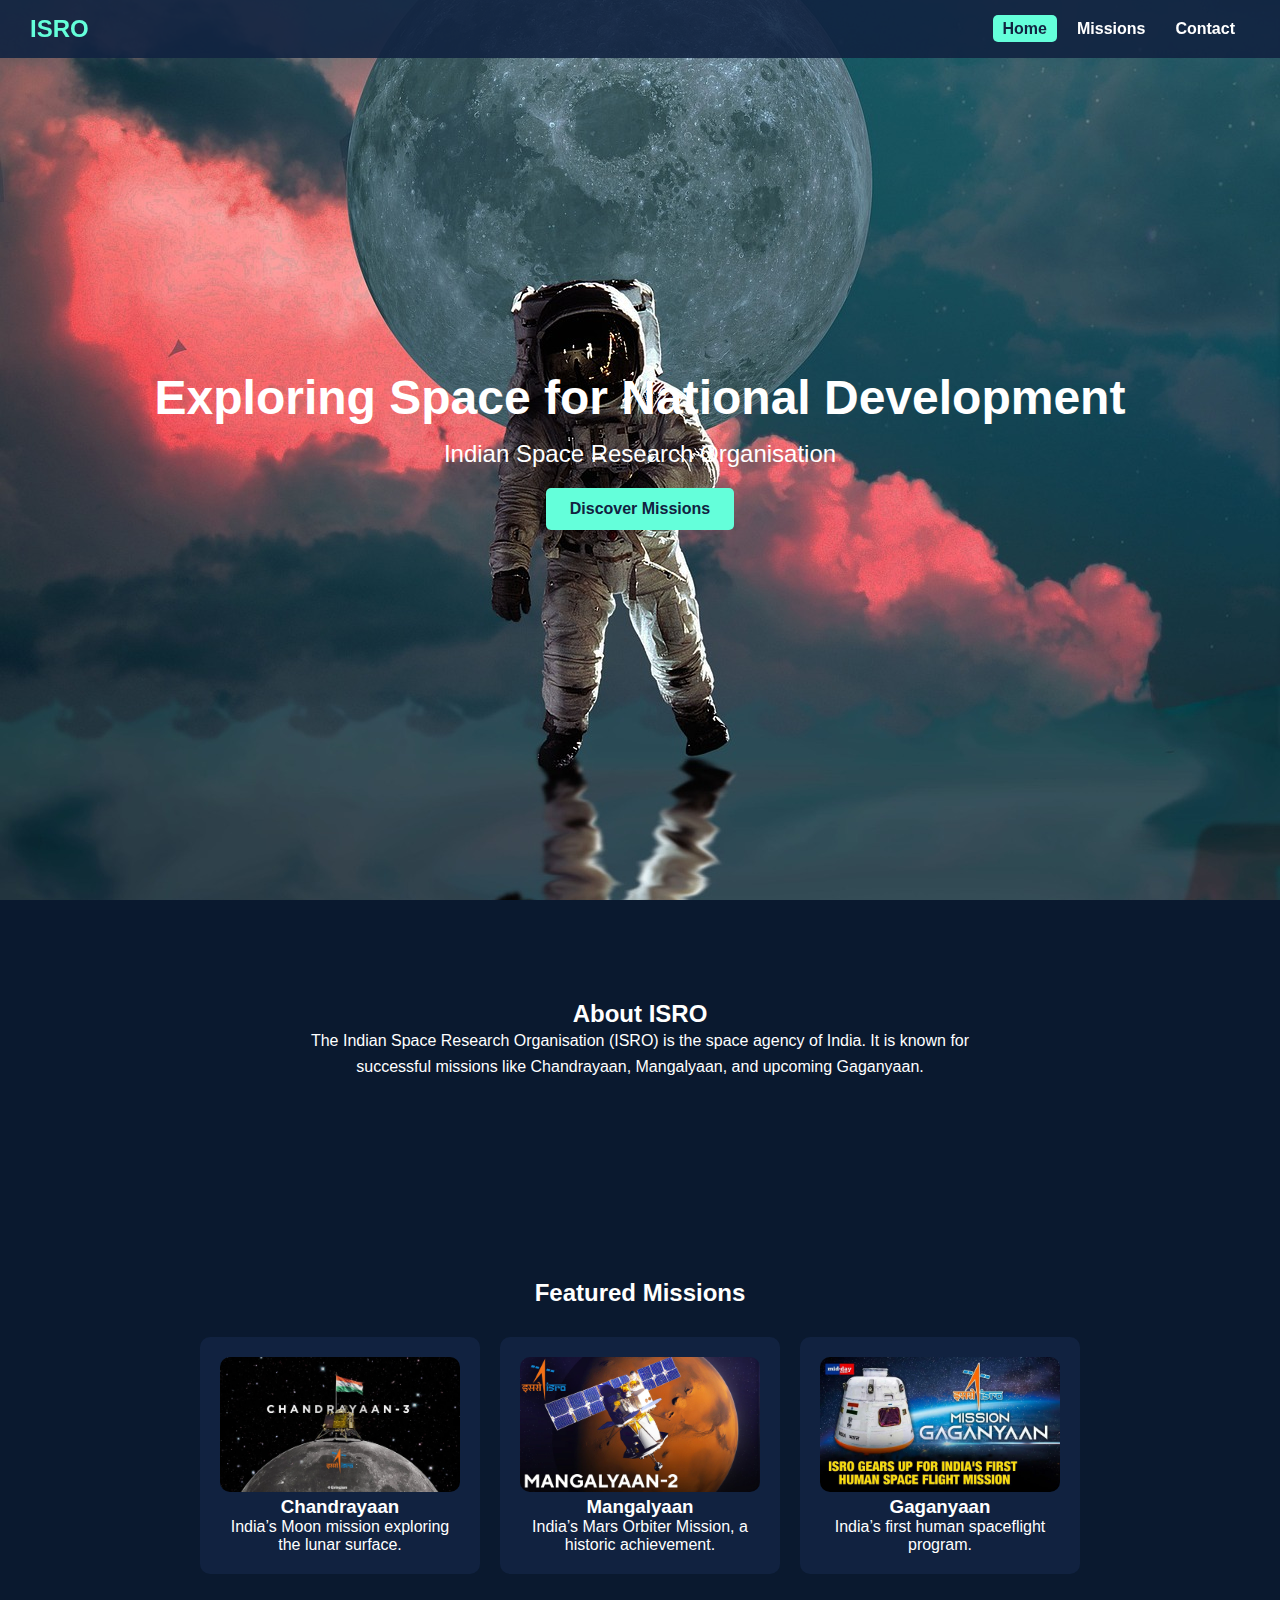
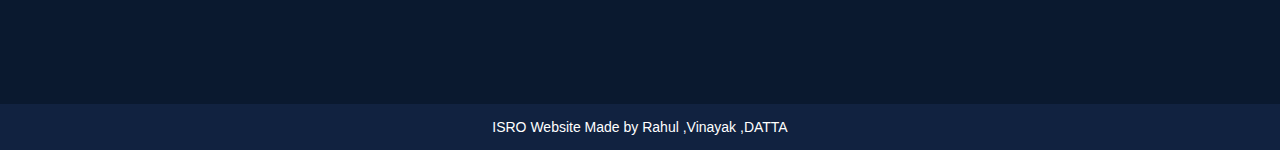
<file: index.html>
<!DOCTYPE html>
<html lang="en">
<head>
  <meta charset="UTF-8">
  <meta name="viewport" content="width=device-width, initial-scale=1.0">
  <title>ISRO - Home</title>
  <link rel="stylesheet" href="style.css">
</head>
<body>

  <!-- Header -->
  <header>
    <div class="logo">ISRO</div>
    <nav>
      <ul>
        <li><a href="index.html" class="active">Home</a></li>
        <li><a href="missions.html">Missions</a></li>
        <li><a href="contact.html">Contact</a></li>
      </ul>
    </nav>
  </header>

  <!-- Home page -->
  <section class="home">
    <h1>Exploring Space for National Development</h1>
    <p>Indian Space Research Organisation</p>
    <a href="missions.html" class="btn">Discover Missions</a>

    <div class="rocket"></div>
  </section>

  <!-- About -->
  <section class="about">
    <h2>About ISRO</h2>
    <p>
      The Indian Space Research Organisation (ISRO) is the space agency of India.
      It is known for successful missions like Chandrayaan, Mangalyaan, and upcoming Gaganyaan.
    </p>
  </section>

  <!-- Featured Missions -->
  <section class="featured">
    <h2>Featured Missions</h2>
    <div class="cards">
      <div class="card">
        <img src="mission1.webp" alt="Chandrayaan">
        <h3>Chandrayaan</h3>
        <p>India’s Moon mission exploring the lunar surface.</p>
      </div>
      <div class="card">
        <img src="mission2.jpg" alt="Mangalyaan">
        <h3>Mangalyaan</h3>
        <p>India’s Mars Orbiter Mission, a historic achievement.</p>
      </div>
      <div class="card">
        <img src="mission3.webp" alt="Gaganyaan">
        <h3>Gaganyaan</h3>
        <p>India’s first human spaceflight program.</p>
      </div>
    </div>
  </section>

  <!-- Footer -->
  <footer>
    <p>ISRO Website Made by Rahul ,Vinayak ,DATTA</p>
  </footer>

</body>
</html>
</file>
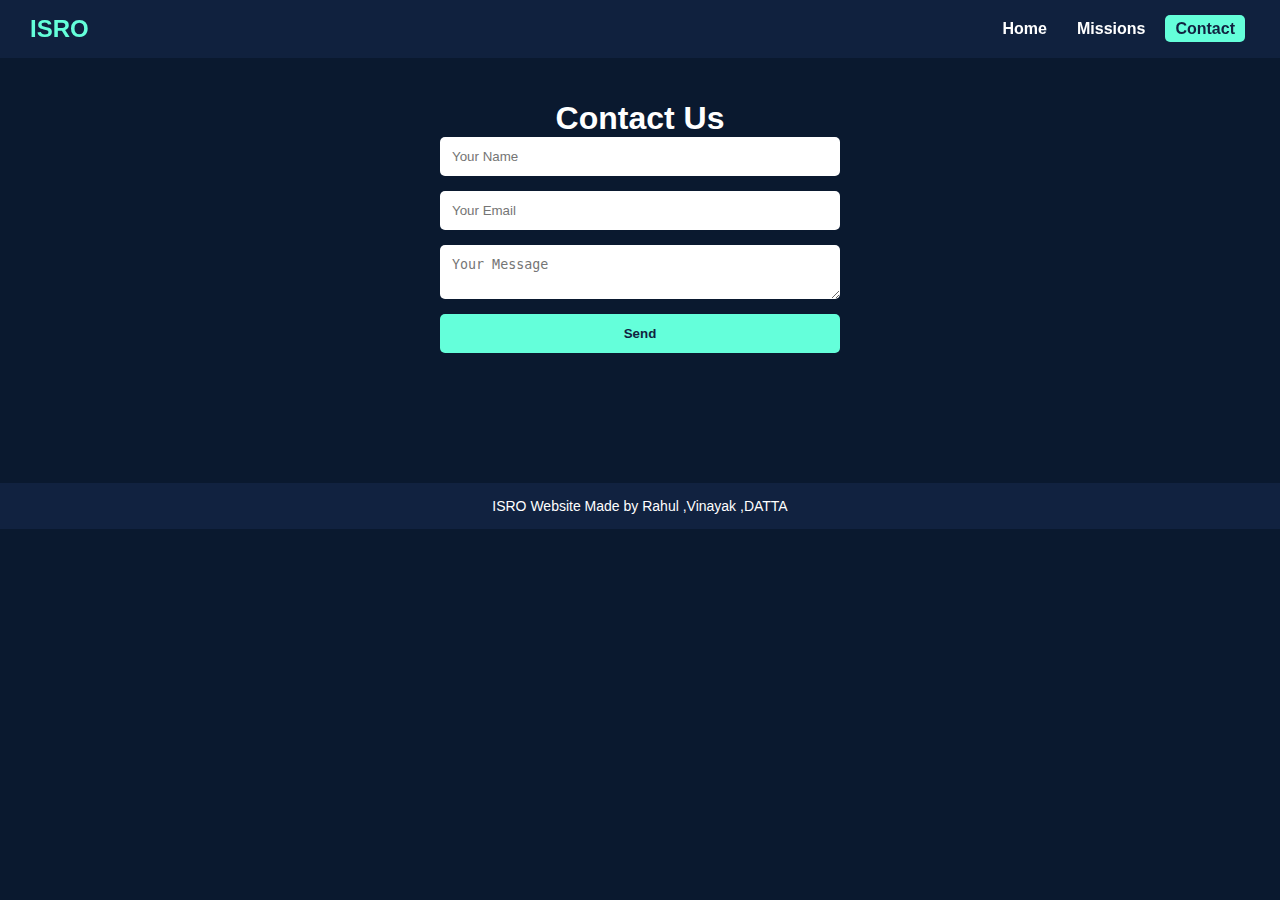
<file: contact.html>
<!DOCTYPE html>
<html lang="en">
<head>
  <meta charset="UTF-8">
  <meta name="viewport" content="width=device-width, initial-scale=1.0">
  <title>ISRO - Contact</title>
  <link rel="stylesheet" href="style.css">
</head>
<body>

<header>
  <div class="logo">ISRO</div>
  <nav>
    <ul>
      <li><a href="index.html">Home</a></li>
      <li><a href="missions.html">Missions</a></li>
      <li><a href="contact.html" class="active">Contact</a></li>
    </ul>
  </nav>
</header>

<section class="contact">
  <h1>Contact Us</h1>
  <form>
    <input type="text" placeholder="Your Name" required>
    <input type="email" placeholder="Your Email" required>
    <textarea placeholder="Your Message" required></textarea>
    <button type="submit">Send</button>
  </form>
</section>

<footer>
  <p>ISRO Website Made by Rahul ,Vinayak ,DATTA</p>
</footer>

</body>
</html>
</file>
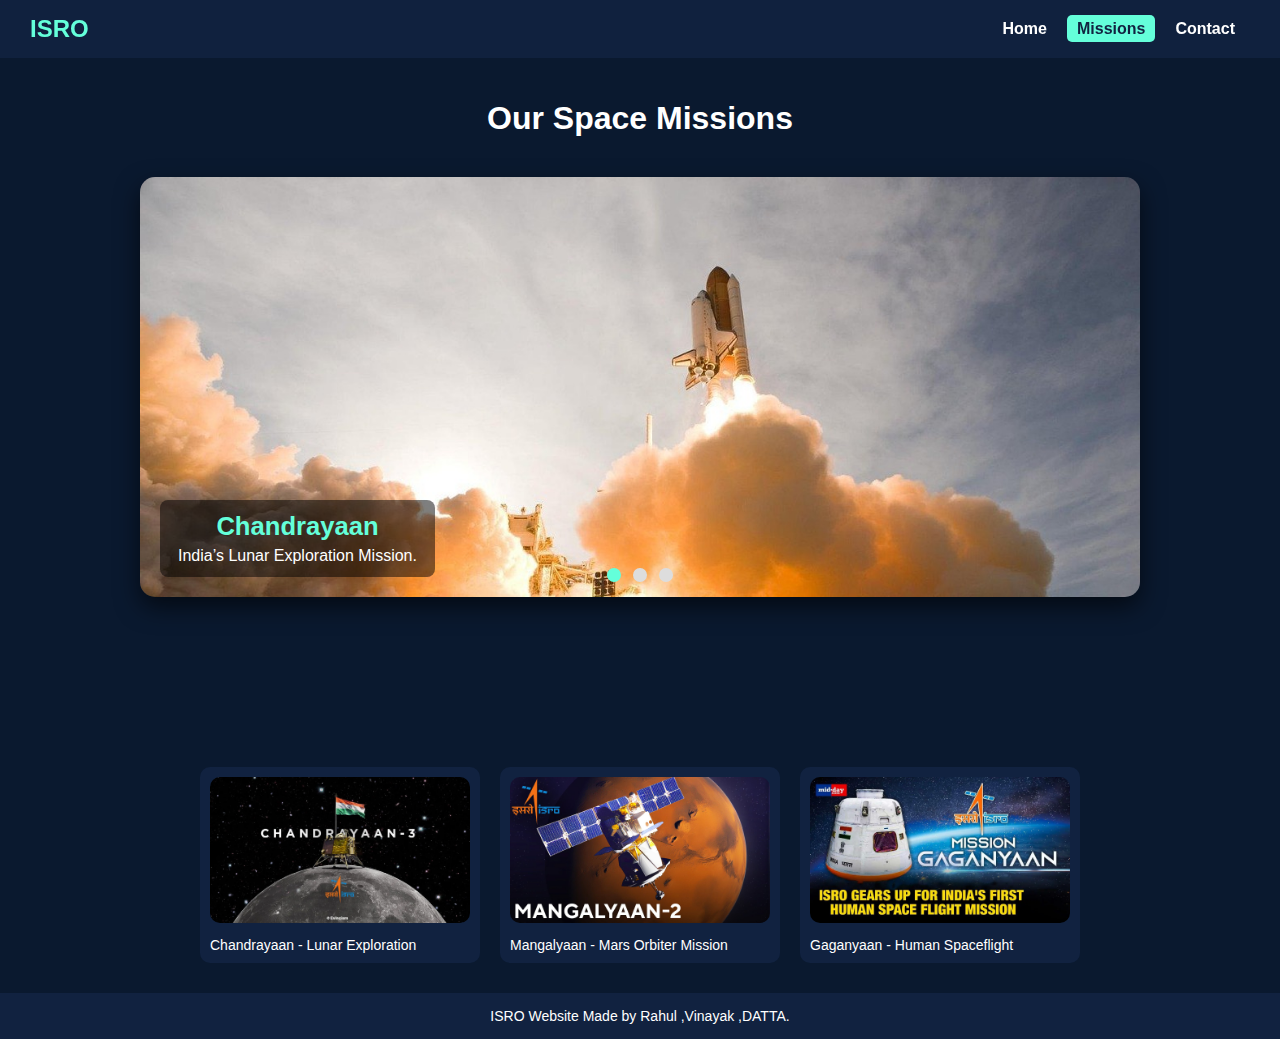
<file: missions.html>
<!DOCTYPE html>
<html lang="en">
<head>
  <meta charset="UTF-8">
  <meta name="viewport" content="width=device-width, initial-scale=1.0">
  <title>ISRO - Missions</title>
  <link rel="stylesheet" href="style.css">
</head>
<body>

<header>
  <div class="logo">ISRO</div>
  <nav>
    <ul>
      <li><a href="index.html">Home</a></li>
      <li><a href="missions.html" class="active">Missions</a></li>
      <li><a href="contact.html">Contact</a></li>
    </ul>
  </nav>
</header>

  <section class="missions">
  <h1>Our Space Missions</h1>

  <div class="slider">
    <!-- Radio buttons for control -->
    <input type="radio" name="slider" id="s1" checked>
    <input type="radio" name="slider" id="s2">
    <input type="radio" name="slider" id="s3">

    <!-- Slides -->
    <div class="slides">
      <div class="slide">
        <img src="chandrayan1.jpg" alt="Chandrayaan">
        <div class="caption">
          <h2>Chandrayaan</h2>
          <p>India’s Lunar Exploration Mission.</p>
        </div>
      </div>

      <div class="slide">
        <img src="chandrayan2 (2).png" alt="Mangalyaan">
        <div class="caption">
          <h2>Mangalyaan</h2>
          <p>India’s Mars Orbiter Mission.</p>
        </div>
      </div>

      <div class="slide">
        <img src="chandrayan3.png" alt="Gaganyaan">
        <div class="caption">
          <h2>Gaganyaan</h2>
          <p>India’s First Human Spaceflight Program.</p>
        </div>
      </div>
    </div>

    <!-- Navigation Dots -->
    <div class="navigation">
      <label for="s1"></label>
      <label for="s2"></label>
      <label for="s3"></label>
    </div>
  </div>
</section>

  <!-- missions info -->
  <div class="gallery">
    <figure>
      <img src="mission1.webp" alt="Chandrayaan">
      <figcaption>Chandrayaan - Lunar Exploration</figcaption>
    </figure>
    <figure>
      <img src="mission2.jpg" alt="Mangalyaan">
      <figcaption>Mangalyaan - Mars Orbiter Mission</figcaption>
    </figure>
    <figure>
      <img src="mission3.webp" alt="Gaganyaan">
      <figcaption>Gaganyaan - Human Spaceflight</figcaption>
    </figure>
  </div>
</section>

<footer>
  <p>ISRO Website Made by Rahul ,Vinayak ,DATTA.</p>
</footer>

</body>
</html>
</file>
<file: style.css>
/* universal selector */
* {
  margin:0;
  padding:0;
  box-sizing:border-box;
  cursor: url("corsur.png"),auto;
}

body {
  font-family:Arial, sans-serif;
  background:#0a192f; color:#fff;
}

/* HEADER */
header {
  position:fixed;
  top:0;
  left:0;
  width:100%;
  display:flex;
  justify-content:space-between;
  align-items:center;
  padding:15px 30px;
  background:rgba(17,34,64,0.9);
  z-index:1000;
  flex-wrap:wrap;
}
.logo {
  font-size:24px;
  font-weight:bold;
  color:#64ffda;
}
nav ul {
  list-style:none;
  display:flex;
  flex-wrap:wrap;
  justify-content:center;
}
nav ul li {
  margin:5px;
}
nav ul li a {
  text-decoration:none;
  color:#fff;
  font-weight:bold;
  padding:5px 10px;
  border-radius:5px;
  transition:0.3s;
}
nav ul li a:hover, .active {
  background:#64ffda;
  color:#112240;
}

.home {
  height:100vh;
  display:flex;
  flex-direction:column;
  align-items:center;
  justify-content:center;
  text-align:center;
  background:url('astronaut-4106766_1920.jpg') no-repeat center/cover;
  position:relative;
  padding:0 20px;
  
}

.home:hover{
  background-size: 120%;
}
.home h1 {
  font-size:3em;
  margin-bottom:15px;
  animation:fadeIn 2s ease-in;
}
.home p {
  font-size:1.5em;
  margin-bottom:20px;
  animation:fadeIn 3s ease-in;
}
.btn {
  padding:12px 24px;
  background:#64ffda;
  color:#112240;
  font-weight:bold;
  text-decoration:none;
  border-radius:5px;
  transition:0.3s;
}
.btn:hover {
  background:#52e0b1;
}

/* ROCKET ANIMATION */
.rocket {
  width:80px;
  height:150px;
  background:url('rocket.png') no-repeat center/contain;
  position:absolute;
  bottom:-200px;
  left: -120px;
  animation:launch 8s infinite linear;
}
@keyframes launch {
  0%
  {
    bottom:-200px;
    left: -120px;
    opacity:0;
    transform: rotate(30deg);
  }
   15% {
    opacity: 1;
  }
  85% {
    opacity: 1;
  }
  100% {
    bottom:120%;
    left: 120%;
    opacity:0;
  }
}


section {
  padding:100px 20px;
  text-align:center;
}
.about p {
  max-width:700px;
  margin:auto;
  line-height:1.6;
}

.cards {
  display:flex;
  flex-wrap:wrap;
  justify-content:center;
  gap:20px;
  margin-top:30px;
}
.card {
  background:#112240;
  padding:20px;
  border-radius:10px;
  width:280px;
  transition:transform 0.3s, box-shadow 0.3s;
}
.card:hover {
  transform:translateY(-10px);
  box-shadow:0 10px 20px rgba(100,255,218,0.5);
}
.card img {
  width:100%;
  border-radius:10px;
}
/* slider section */
.slider {
  width: 90%;
  max-width: 1000px;
  height: 420px;
  margin: 40px auto;
  position: relative;
  overflow: hidden;
  border-radius: 15px;
  box-shadow: 0 10px 25px rgba(0,0,0,0.6);
}

.slides {
  display: flex;
  width: 300%;
  height: 100%;
}

.slider input {
  display: none;
  
}

.slides {
  display: flex;
  width: 300%;
  height: 100%;
  transition: transform 0.8s ease-in-out;
}

.slide {
  width: 100%;
  flex-shrink: 0;
  height: 100%;
  position: relative;
}

.slide img {
  width: 35%;
  height: auto;
  object-fit: cover;
  display: block;
  margin: 0;
  padding: 0;
}

.caption {
  position: absolute;
  bottom: 20px;
  left: 20px;
  background: rgba(0,0,0,0.5);
  color: #fff;
  padding: 12px 18px;
  border-radius: 8px;
  max-width: 70%;
}

.caption h2 {
  font-size: 1.6em;
  margin: 0 0 6px;
  color: #64ffda;
}
.caption p  {
  margin: 0;
  font-size: 1em;
}


.navigation {
  position: absolute;
  bottom: 15px;
  left: 50%;
  transform: translateX(-50%);
  display: flex;
  gap: 12px;
}

.navigation label {
  width: 14px;
  height: 14px;
  border-radius: 50%;
  background: #ddd;
  cursor: pointer;
  transition: background 0.3s;
}

.navigation label:hover {
  background: #64ffda;
}


#s1:checked ~ .slides { transform: translateX(0%); }
#s2:checked ~ .slides { transform: translateX(-100%); }
#s3:checked ~ .slides { transform: translateX(-200%); }


#s1:checked ~ .navigation label[for="s1"],
#s2:checked ~ .navigation label[for="s2"],
#s3:checked ~ .navigation label[for="s3"] {
  background: #64ffda;
}


@media (max-width: 992px) {
  .slider { height: 300px; }
  .caption h2 { font-size: 1.3em; }
}

@media (max-width: 600px) {
  .slider {
    height: 220px;
  }
  .caption {
    padding: 8px 12px;
    font-size: 0.9em;
  }
}


.gallery {
  display:flex;
  flex-wrap:wrap;
  gap:20px;
  justify-content:center;
  margin-top:30px;
}
.gallery figure {
  background:#112240;
  padding:10px;
  border-radius:10px;
  width:280px;
  transition:transform 0.3s, box-shadow 0.3s;
}
.gallery figure:hover {
  transform:scale(1.05);
  box-shadow:0 10px 20px rgba(100,255,218,0.5);
}
.gallery img {
  width:100%;
  border-radius:10px;
}
.gallery figcaption {
  margin-top:10px;
  font-size:14px;
}

.contact form {
  display:flex;
  flex-direction:column;
  gap:15px;
  max-width:400px;
  margin:auto;
}
.contact input, .contact textarea {
  padding:12px;
  border:none;
  border-radius:5px;
  outline:none;
}
.contact button {
  padding:12px;
  background:#64ffda;
  border:none;
  border-radius:5px;
  color:#112240;
  font-weight:bold;
  cursor:pointer;
  transition:0.3s;
}
.contact button:hover {
  background:#52e0b1;
}


footer {
  background:#112240;
  text-align:center;
  padding:15px;
  font-size:14px;
  margin-top:30px;
}


@keyframes fadeIn {
  from { opacity:0;
    transform:translateY(20px);
  }
  to {
    opacity:1;
    transform:translateY(0);
  }
}



@media (max-width: 992px) {
  .hero h1 {
    font-size:2.5em;
  }
  .hero p {
    font-size:1.2em;
  }
  .cards, .gallery {
    gap:15px;
  }
  .slider {
    height:300px;
  }
  .slide {
    height:300px;
  }
  .slide img {
    height:180px;
  }
}


@media (max-width: 600px) {
  header { flex-direction:column;
  padding:10px;
}
  nav ul {
    flex-direction:column;
    align-items:center;
}
  nav ul li {
    margin:8px 0;
  }
  .hero h1 {
    font-size:1.8em;
  }
  .hero p {
    font-size:1em;
  }
  .cards {
    flex-direction:column;
    align-items:center;
  }
  .gallery {
    flex-direction:column;
    align-items:center;
  }
  .slider {
    height:250px;
  }
  .slide {
    height:250px;
  }
  .slide img {
    height:150px;
  }
}
</file>
